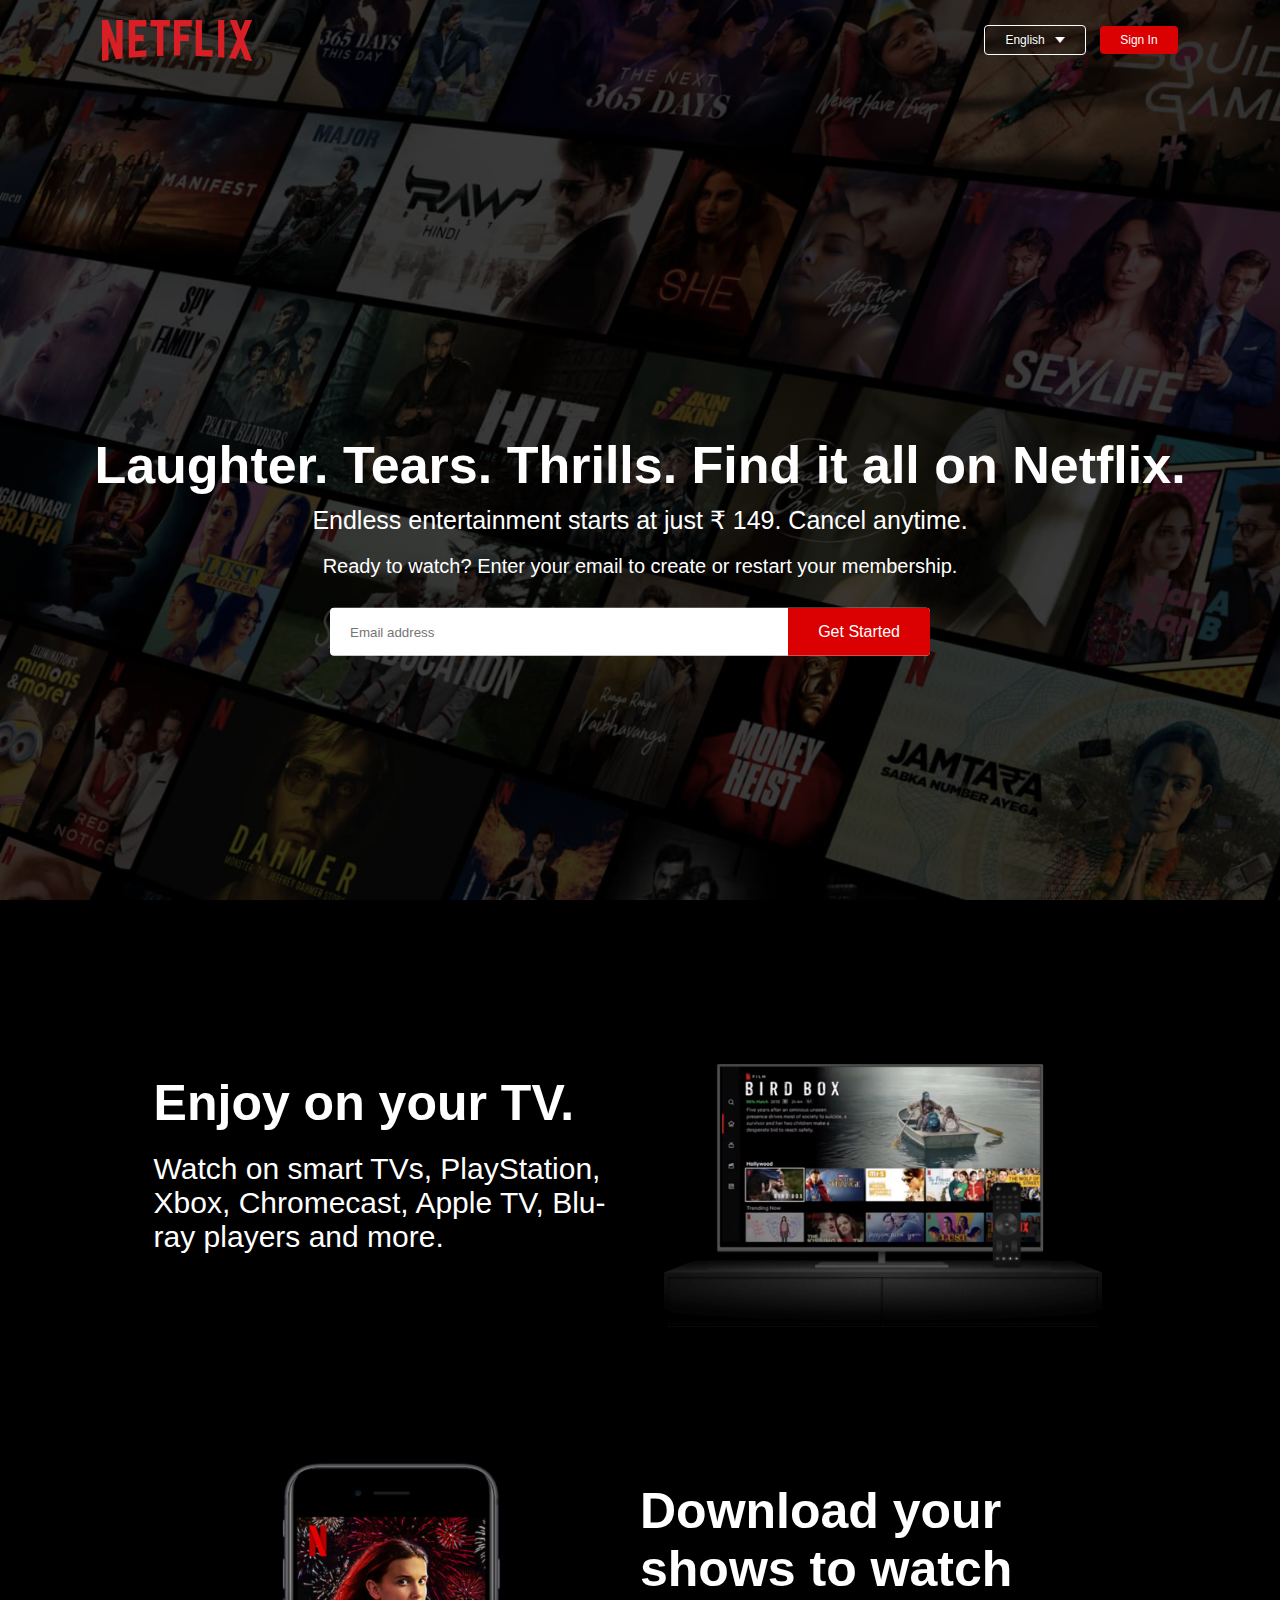
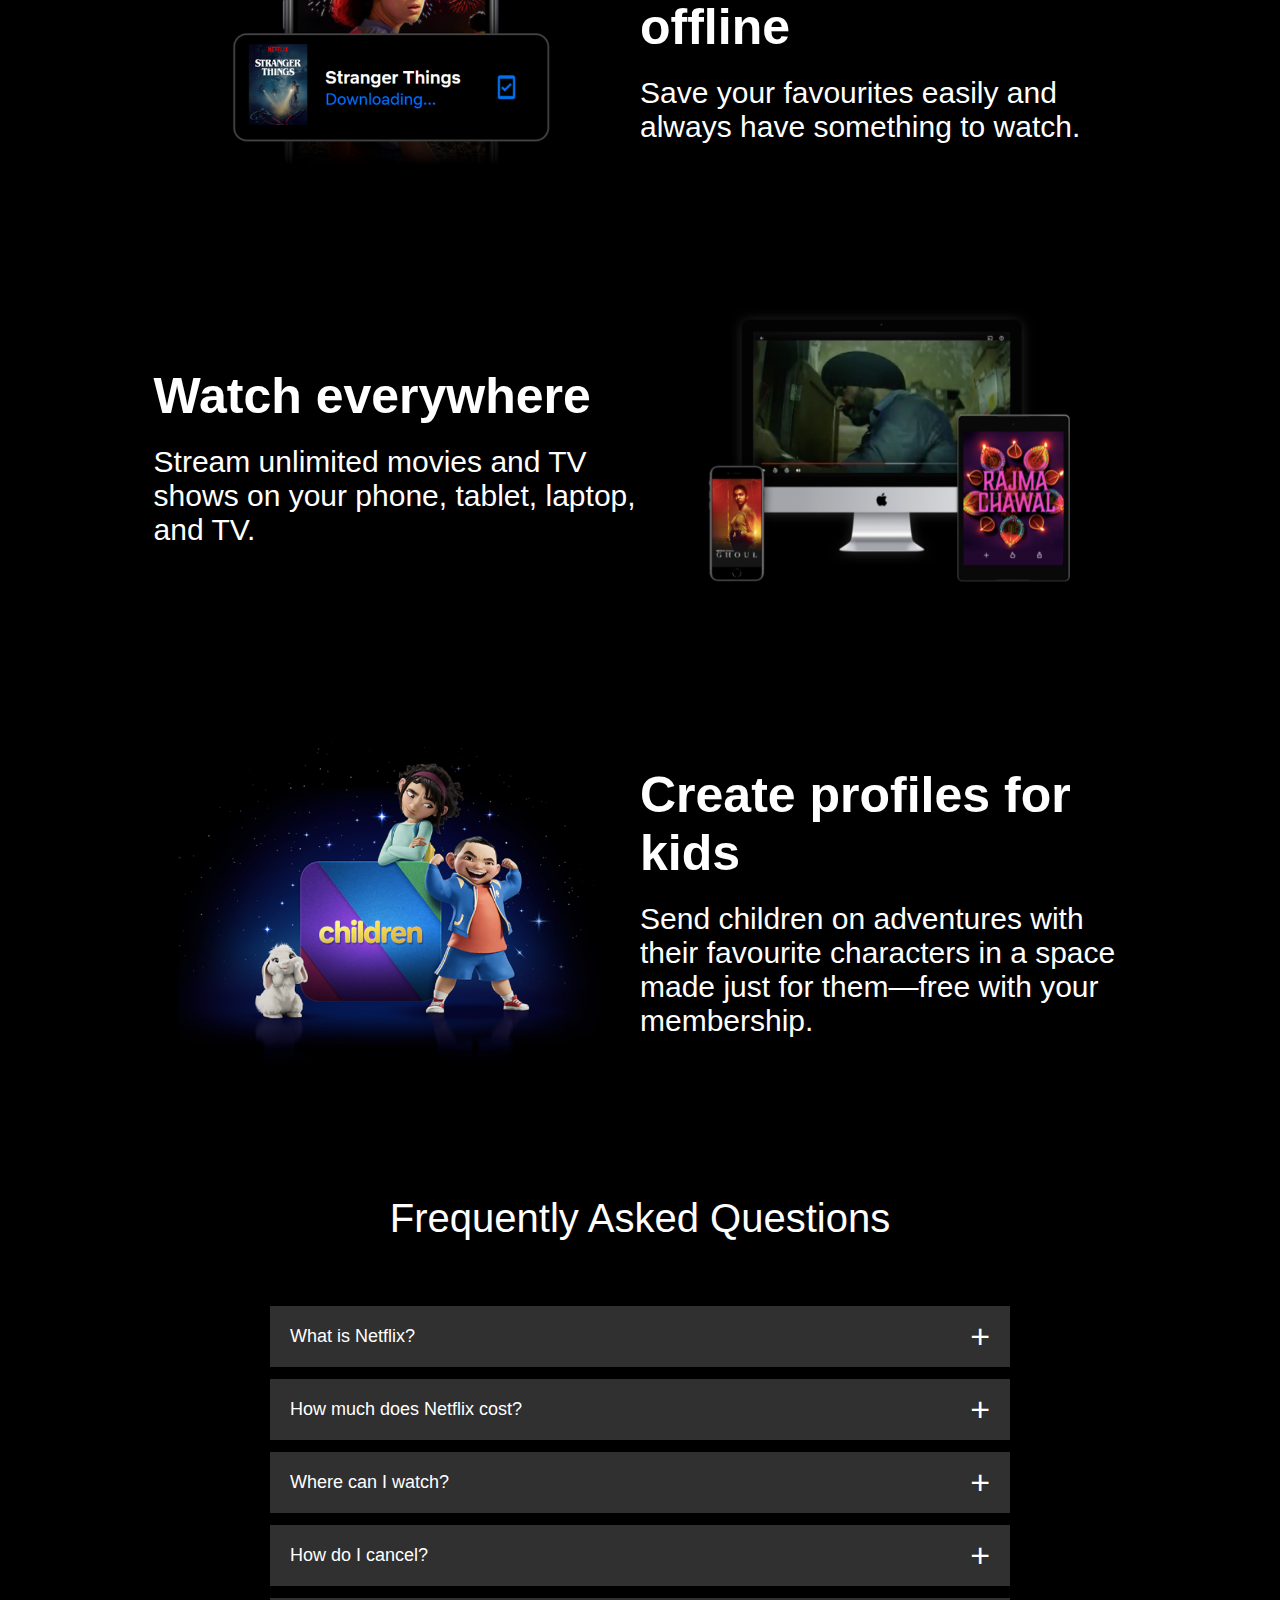
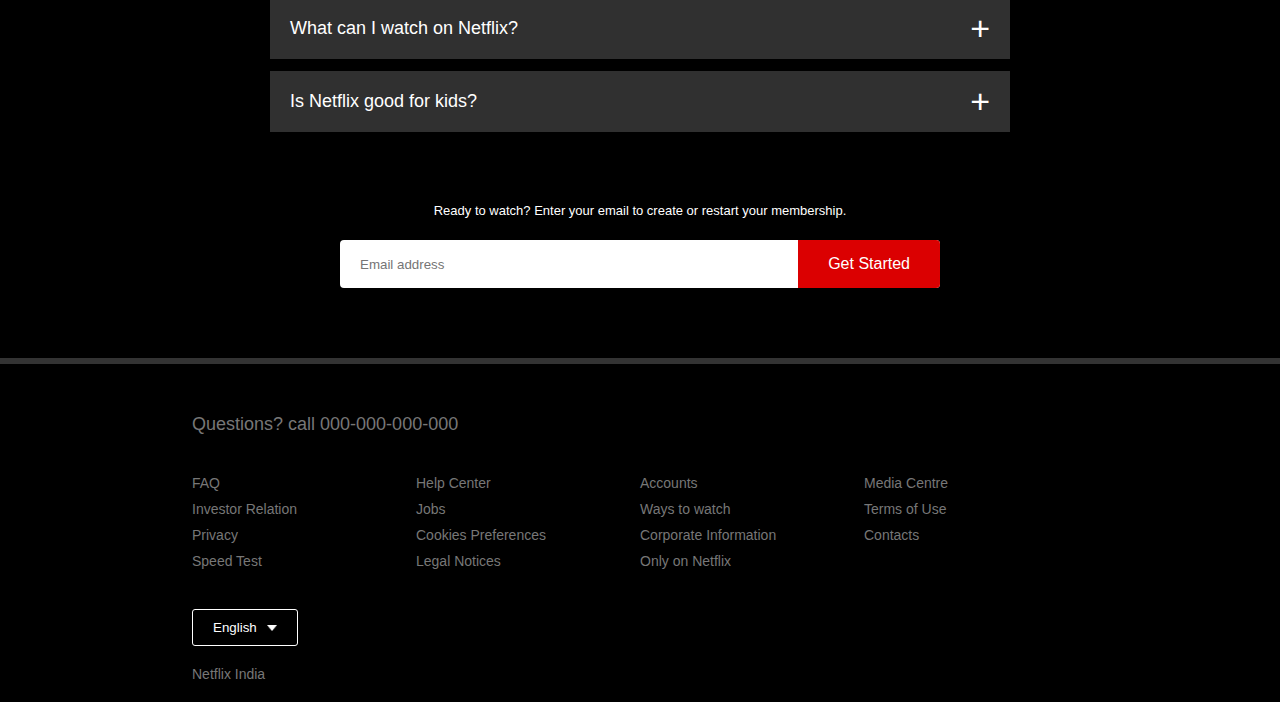
<file: Netflix/index.html>
<!DOCTYPE html>
<html lang="en">
<head>
    <meta charset="UTF-8">
    <meta name="viewport" content="width=device-width, initial-scale=1.0">
    <title>Netflix</title>
    <link rel="stylesheet" href="./style.css" />
</head>
<body>
    <div class="header">
        <nav>
            <img src="images/logo.png" class="logo">
            <div>
                <button class="language-btn">English <img src="images/down-icon.png"></button>
                <button>Sign In</button>
            </div>
        </nav>
        <div class="header-content">
            <h1>Laughter. Tears. Thrills. Find it all on Netflix.</h1>
            <h3>Endless entertainment starts at just ₹ 149. Cancel anytime.</h3>
            <p>Ready to watch? Enter your email to create or restart your membership.</p>
            <form class="email-signup">
                <input type="email" placeholder="Email address" required>
                <button type="submit">Get Started</button>
            </form>
        </div>
    </div>
    <div class="features">
        <div class="row">
            <div class="text-coloumn">
                <h2>Enjoy on your TV.</h2>
                <p id="a">Watch on smart TVs, PlayStation, Xbox, Chromecast, Apple TV, Blu-ray players and more.</p>
            </div>
            <div class="img-coloumn">
                <img src="./images/feature-1.png" />
            </div>
        </div>

        <div class="row">
            <div class="img-coloumn">
                <img src="./images/feature-2.png" />
            </div>
            <div class="text-coloumn">
                <h2>Download your shows to watch offline</h2>
                <p id="a">Save your favourites easily and always have something to watch.</p>
            </div>
        </div>

        <div class="row">
            <div class="text-coloumn">
                <h2>Watch everywhere</h2>
                <p id="a">Stream unlimited movies and TV shows on your phone, tablet, laptop, and TV.</p>
            </div>
            <div class="img-coloumn">
                <img src="./images/feature-3.png" />
            </div>
        </div>

        <div class="row">
            <div class="img-coloumn">
                <img src="./images/feature-4.png" />
            </div>
            <div class="text-coloumn">
                <h2>Create profiles for kids</h2>
                <p id="a">Send children on adventures with their favourite characters in a space made just for them—free with your membership.</p>
            </div>
        </div>
    </div>

    <div class="faq">
        <h2>Frequently Asked Questions</h2>
        <ul class="accordion">
            <li>
                <input type="radio" name="accordion" id="first">
                <label for="first">What is Netflix?</label>
                <div class="content">
                    <p>Netflix is a streaming service that offers a wide variety of award-winning TV shows, movies, anime, documentaries and more – on thousands of internet-connected devices.

                    You can watch as much as you want, whenever you want, without a single ad – all for one low monthly price. There's always something new to discover, and new TV shows and movies are added every week!</p>
                </div>
            </li>
            <li>
                <input type="radio" name="accordion" id="second">
                <label for="second">How much does Netflix cost?</label>
                <div class="content">
                    <p>Watch Netflix on your smartphone, tablet, Smart TV, laptop, or streaming device, all for one fixed monthly fee. Plans range from ₹ 149 to ₹ 649 a month. No extra costs, no contracts.</p>
                </div>
            </li>
            <li>
                <input type="radio" name="accordion" id="third">
                <label for="third">Where can I watch?</label>
                <div class="content">
                    <p>Watch anywhere, anytime. Sign in with your Netflix account to watch instantly on the web at netflix.com from your personal computer or on any internet-connected device that offers the Netflix app, including smart TVs, smartphones, tablets, streaming media players and game consoles.

                    You can also download your favourite shows with the iOS, Android, or Windows 10 app. Use downloads to watch while you're on the go and without an internet connection. Take Netflix with you anywhere.</p>
                </div>
            </li>
            <li>
                <input type="radio" name="accordion" id="fourth">
                <label for="fourth">How do I cancel?</label>
                <div class="content">
                    <p>Netflix is flexible. There are no annoying contracts and no commitments. You can easily cancel your account online in two clicks. There are no cancellation fees – start or stop your account anytime.</p>
                </div>
            </li>
            <li>
                <input type="radio" name="accordion" id="fifth">
                <label for="fifth">What can I watch on Netflix?</label>
                <div class="content">
                    <p>Netflix has an extensive library of feature films, documentaries, TV shows, anime, award-winning Netflix originals, and more. Watch as much as you want, anytime you want.</p>
                </div>
            </li>
            <li>
                <input type="radio" name="accordion" id="sixth">
                <label for="sixth">Is Netflix good for kids?</label>
                <div class="content">
                    <p>The Netflix Kids experience is included in your membership to give parents control while kids enjoy family-friendly TV shows and films in their own space.

                    Kids profiles come with PIN-protected parental controls that let you restrict the maturity rating of content kids can watch and block specific titles you don’t want kids to see.</p>
                </div>
            </li>
        </ul>
        <small>Ready to watch? Enter your email to create or restart your membership.</small>
        <form class="email-signup">
            <input type="email" placeholder="Email address" required>
            <button type="submit">Get Started</button>
        </form>
    </div>
    <div class="footer">
        <h2>Questions? call 000-000-000-000</h2>
        <div class="row">
            <div class="col">
                <a href="#">FAQ</a>
                <a href="#">Investor Relation</a>
                <a href="#">Privacy</a>
                <a href="#">Speed Test</a>
            </div>
            <div class="col">
                <a href="#">Help Center</a>
                <a href="#">Jobs</a>
                <a href="#">Cookies Preferences</a>
                <a href="#">Legal Notices</a>
            </div>
            <div class="col">
                <a href="#">Accounts</a>
                <a href="#">Ways to watch</a>
                <a href="#">Corporate Information</a>
                <a href="#">Only on Netflix</a>
            </div>
            <div class="col">
                <a href="#">Media Centre</a>
                <a href="#">Terms of Use</a>
                <a href="#">Contacts</a>
            </div>
        </div>
        <button class="language-btn">English <img src="images/down-icon.png"></button>
        <p class="copyright-txt">Netflix India</p>
    </div>
</body>
</html>
</file>
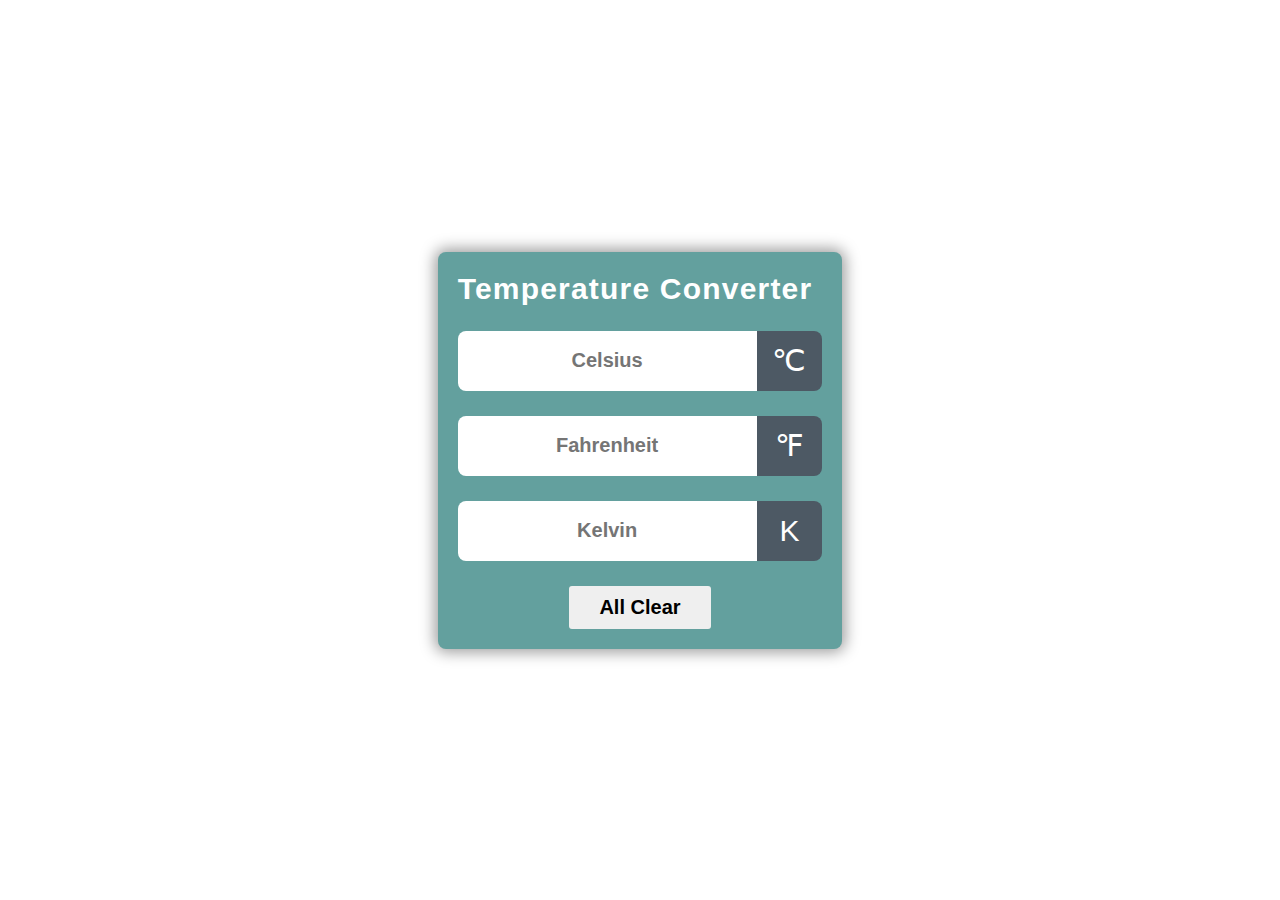
<file: Temperature convert/index.html>
<!DOCTYPE html>
<html lang="en">
<head>
    <meta charset="UTF-8">
    <meta http-equiv="X-UA-Compatible" content="IE=edge">
    <meta name="viewport" content="width=device-width, initial-scale=1.0">
    <link rel="stylesheet" href="https://cdnjs.cloudflare.com/ajax/libs/font-awesome/6.2.0/css/all.min.css" integrity="sha512-xh6O/CkQoPOWDdYTDqeRdPCVd1SpvCA9XXcUnZS2FmJNp1coAFzvtCN9BmamE+4aHK8yyUHUSCcJHgXloTyT2A==" crossorigin="anonymous" referrerpolicy="no-referrer" />   
    <link rel="stylesheet" href="style.css">
    <script src="app.js"></script>
    <title>Temperature Converter</title>
    

</head>
<body>
    <div class="container">
    <div class="title">
        <h1>Temperature Converter</h1>
        <span class="Temperature-icon"><i class="fa-solid fa-temperature-three-quarters"></i></span>
    </div>

    <div id="celsius">
        <input type="number" name="" placeholder="Celsius">
        <span class="icon">&#8451</span>
    </div>
    <div id="fahrenheit">
        <input type="number" name="" placeholder="Fahrenheit">
        <span class="icon">&#8457</span>
    </div>
    <div id="kelvin">
        <input type="number" name="" placeholder="Kelvin">
        <span class="icon">&#8490</span>
    </div>

    <div class="button">
        <button>All Clear</button>
    </div>


    <script src="app.js"></script>
</div>
</body>
</html>
</file>
<file: Netflix/style.css>
* {
    margin: 0;
    Padding: 0;
    font-family: sans-serif;
    box-sizing: border-box;
}
body {
    background: black;
    color: white;
}
.header {
    width: 100%;
    height: 100vh;
    background-image: linear-gradient(rgba(0,0,0,0.7),rgba(0,0,0,0.7)), url(./images/header-image.png);
    background-size: cover;
    background-position: center;
    padding: 10px 8%;
    position: relative;
}
.logo {
    width: 150px;
    cursor: pointer;
}
nav {
    display: flex;
    align-items: center;
    justify-content: space-between;
    padding: 10px 0;
}
nav button{
    border: 0;
    outline: 0;
    background: #db0001;
    color: white;
    padding: 7px 20px;
    font-size: 12px;
    border-radius: 4px;
    margin-left: 10px;
    cursor: pointer;
}
.language-btn {
    display: inline-flex;
    align-items: center;
    background: transparent;
    border: 1px solid white;
    padding: 7x 10px;
}
.language-btn img{
    width: 10px;
    margin-left: 10px;
}
.header-content {
    position: absolute;
    top: 50%;
    left: 50%;
    transform: translate(-50%, -50%);
    text-align: center;
    margin-top: 100px;
}
.header-content h1{
    display: block;
    font-size: 52px;
    line-height: 42.4px;
    font-weight: 700;
    width: 1100px;
}
.header-content h3 {
    font-size: 25px;
    font-weight: 200;
    margin-top: 20px;
    margin-bottom: 20px;
}
.header-content p{
    margin-top: 20px;
    font-size: 20px;
}
.email-signup {
    background: white;
    border-radius: 4px;
    display: flex;
    align-items: center;
    margin-top: 30px;
    margin-left: 15rem;
    overflow: hidden;
    max-width: 600px;
}
.email-signup input{
    flex: 1;
    border: 0;
    outline: 0;
    left: 50%;
    margin-left: 20px;
}    
.email-signup button{
    background: #db0001;
    border: 0;
    outline: 0;
    color: white;
    font-size: 16px;
    cursor: pointer;
    padding: 15px 30px;
}

/* ..........................features.............................. */


.features {
    padding: 50px 12%;
    font-size: 22px;
}
.row {
    display: flex;
    width: 100%;
    align-items: center;
    flex-wrap: wrap;
    padding: 50px 0;
}
.text-coloumn {
    flex-basis: 50%;
    margin-bottom: 20px;
}
.img-coloumn {
    flex-basis: 50%;
    margin-bottom: 20px;
}
.img-coloumn img {
    display: block;
    width: 90%;
    margin: auto;
}
.features h2{
    font-size: 50px;
    font-weight: 600;
    margin-bottom: 20px;
}

#a {
    font-size: 30px;
}

/* ................................faq....................... */

.faq{
    padding: 10px 12%;
    text-align: center;
    font-size: 18px;
}
.faq h2{
    font-weight: 500;
    font-size: 40px;
}

.accordion {
    margin: 60px auto;
    width: 100%;
    max-width: 750px;
}

.accordion li {
    list-style: none;
    width: 100%;
    padding: 5px;
}

.accordion li label {
    display: flex;
    align-items: center;
    padding: 20px;
    font-size: 18px;
    font-weight: 500;
    background: #303030;
    margin-bottom: 2px;
    cursor: pointer;
    position: relative;
}
label::after{
    content: '+';
    font-size: 34px;
    position: absolute;
    right: 20px;
    transition: transform 0.5s;
}
input[type="radio"] {
    display: none;
}

.accordion .content {
    background: #303030;
    text-align: left;
    padding: 0 20px;
    max-height: 0;
    overflow: hidden;
    transition: max-height 0.5s, padding 0.5s;
}
.accordion input[type="radio"]:checked + label + .content {
    max-height: 600px;
    padding: 30px 20px;
}
.accordion input[type="radio"]:checked + label::after {
    transform: rotate(135deg);
}
.faq .email-signup{
    max-width: 600px;
    margin: 20px auto 60px;    
}
.faq small{
    font-size: 13px;
}


/*...............................footer........................ */

.footer {

    padding: 50px 15% 10px;
    border-top: 6px solid #333;
    color: #777;
}
.footer h2 {
    font-size: 18px;
    font-weight: 400;
    margin-bottom: 30px;
}
.footer .col {
    flex-basis: 25%;
    flex-grow: 1;
    margin-bottom: 20px;
}
.footer .col a {
    display: block;
    text-decoration: none;
    color: #777;
    font-size: 14px;
    margin-bottom: 10px;
}
.footer .row {
    align-items: flex-start;
    padding: 10px 0;
}
.footer .language-btn{
    color: white;
    padding: 10px 20px;
    border-radius: 3px;
}
.copyright-txt{
    font-size: 14px;
    margin-top: 20px;
    margin-bottom: 10px;
}

/* .....................media-queries-for-small-screen.............. */

@media only screen and (max-width: 600px){
    .logo {
        width: 100px;
    }
    nav button {
        padding: 5px 10px;
    }
    nav .language-btn{
        padding: 4px 8px;
    }    
    .header-content{
        position: unset;
        transform: none;
    }
    .header-content h1{
        font-size: 30px;
        width: 100%;
    }
    .email-signup button{
    font-size: 12px;
    padding: 10px 15px;
    width: 100%;
    }
    .email-signup{
        margin-left: 0%;
    }
    .text-coloumn {
        flex-basis: 100%;
    }
    .features h1{
        font-size: 30px
    }
    .features p{
        font-size: 15px
    }
    .text-coloumn, .img-coloumn{
        flex-basis: 100%;
    }
    .features h2{
        font-size: 30px;
    }
    #a {
        font-size: 15px;
    }
    .row:nth-child(2), .row:nth-child(4){
        flex-direction: column-reverse;
    }
    .features .row{
        padding: 10px 0;
    }
    .faq h2{
        font-size: 20px;
    }
    .accordion{
        font-size: 14px;
    }
    .accordion li label{
        padding: 10px;
        font-size: 14px;
    }
    label::after {
        font-size: 22px;
    }
    .header-content h3{
        font-size: 20px;
    }
    .header-content p{
        font-size: 20px;
    }
    .faq h2{
        font-size: 30px;
    }
}
</file>
<file: Temperature convert/style.css>
*{
    margin:0;
    padding:0;
    box-sizing:border-box;
}

body{
    display: flex;
    align-items: center;
    justify-content: center;
    min-height: 100vh;

}
.container{
    max-width: 450px;
    background: rgb(99, 160, 158);
    border-radius: 8px;
    box-shadow: 0px 0px 15px 3px rgba(0,0,0,0.4);
    font-family: sans-serif;
    padding: 20px;
}
.title{
    display: flex;
    justify-content: center;
    align-items: center;
    flex-wrap: wrap-reverse;
    gap: 10px;
}

.Temperature-icon{
    font-size: 45px;
    color: #fff;
}

h1{
    color: #fff;
    letter-spacing: 1.2px;
    font-size: 30px;
}

#celsius, #fahrenheit, #kelvin{
    display: flex;
    justify-content: center;
    align-items: center;
    margin-top: 25px;
}

input{
    flex: 5;
    height: 60px;
    font-size: 20px;
    font-weight: 600;
    text-align: center;
    border: none;
    outline: none;
    border-radius: 8px 0 0 8px;
    padding: 0 10px;
}


/* for chrome, safari, Edge, Opera */
input::-webkit-outer-spin-button,
input::-webkit-inner-spin-button{
    -webkit-appearance: none;
}

/* for Mozila firefox */
input{
    -moz-appearance: textfield;
}


.icon{
    flex: 1;
    height: 60px;
    line-height: 60px;
    padding: 0 5px;
    text-align: center;
    font-size: 30px;
    background: #4d5964;
    color: #fff;
    border-radius: 0 8px 8px 0;
}


.button{
    margin-top: 25px;
    text-align: center;
}


.button button{
    border: none;
    outline: none;
    padding: 10px 30px;
    font-size: 20px;
    font-weight: 600;
    border-radius: 3px;
    cursor: pointer;
    transition: 0.3s;
}

.button button:hover{
    background: #000;
    color: #fff;
}
</file>
